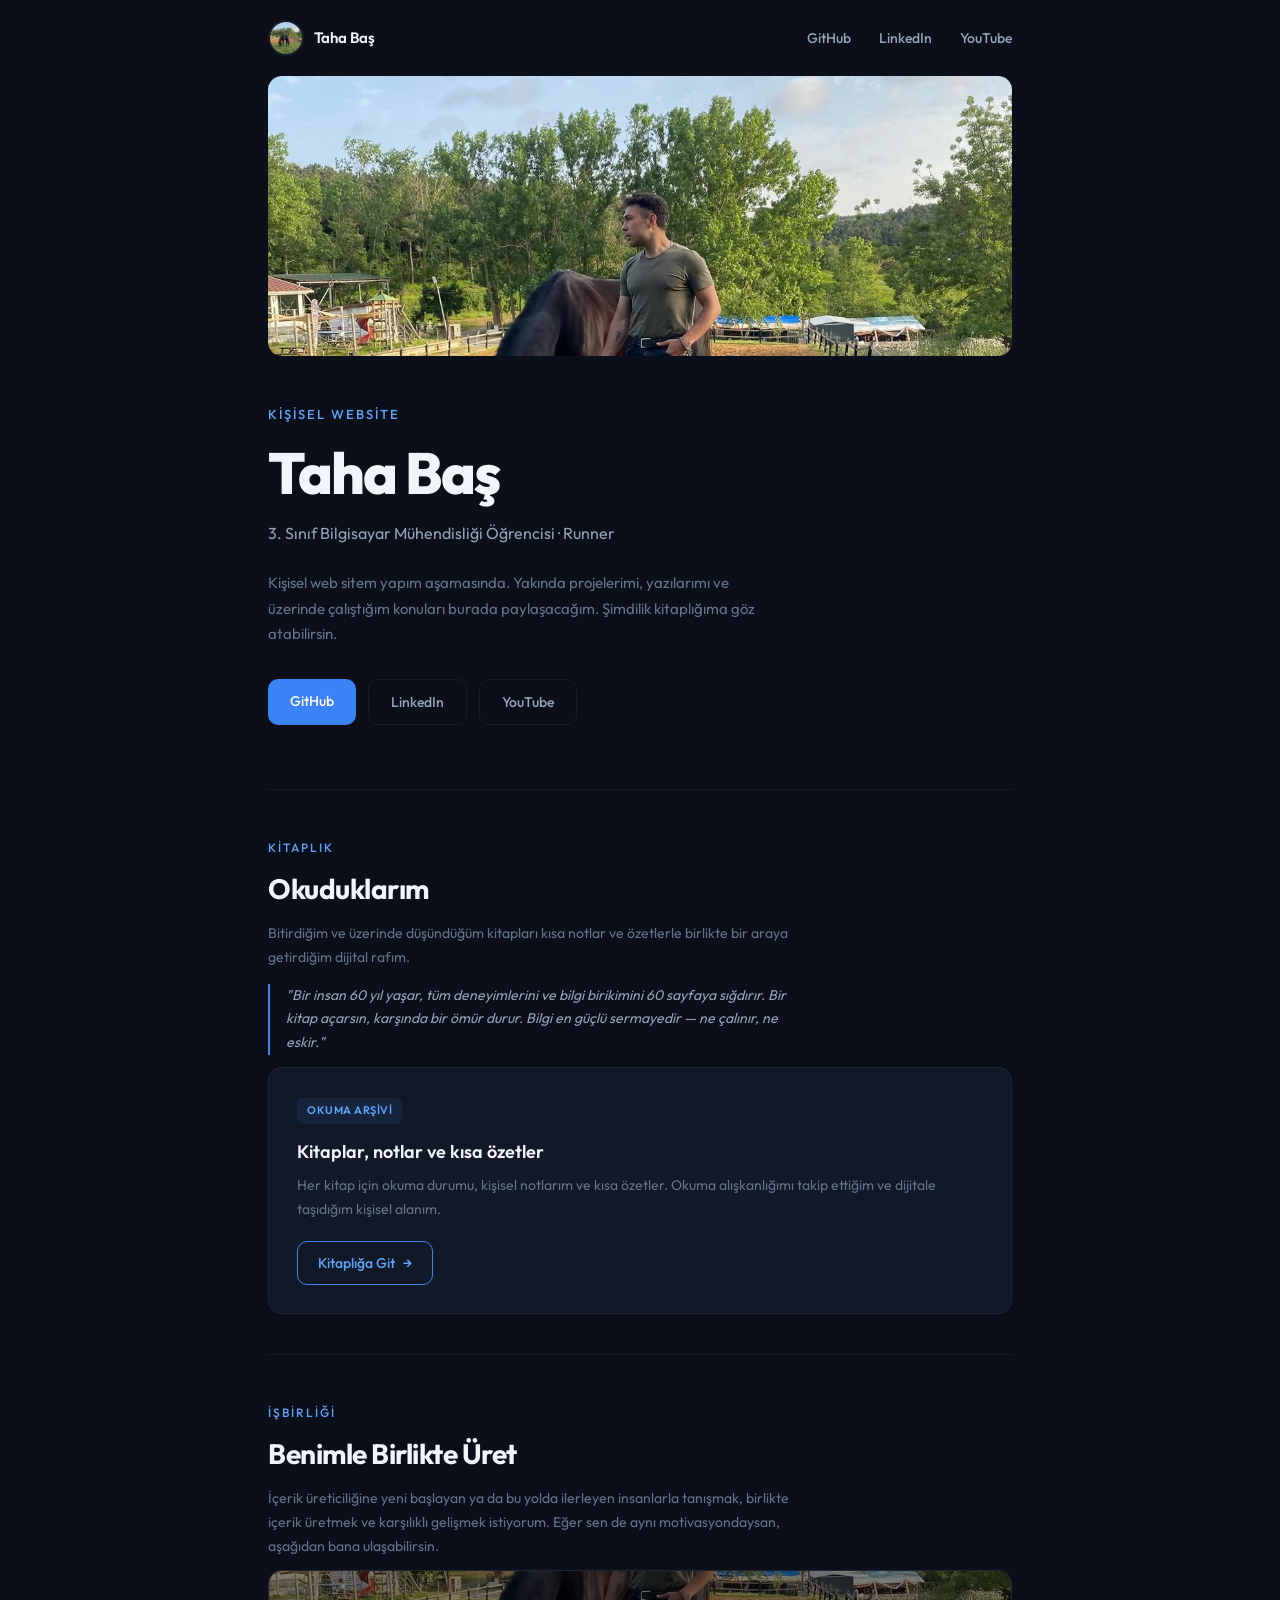
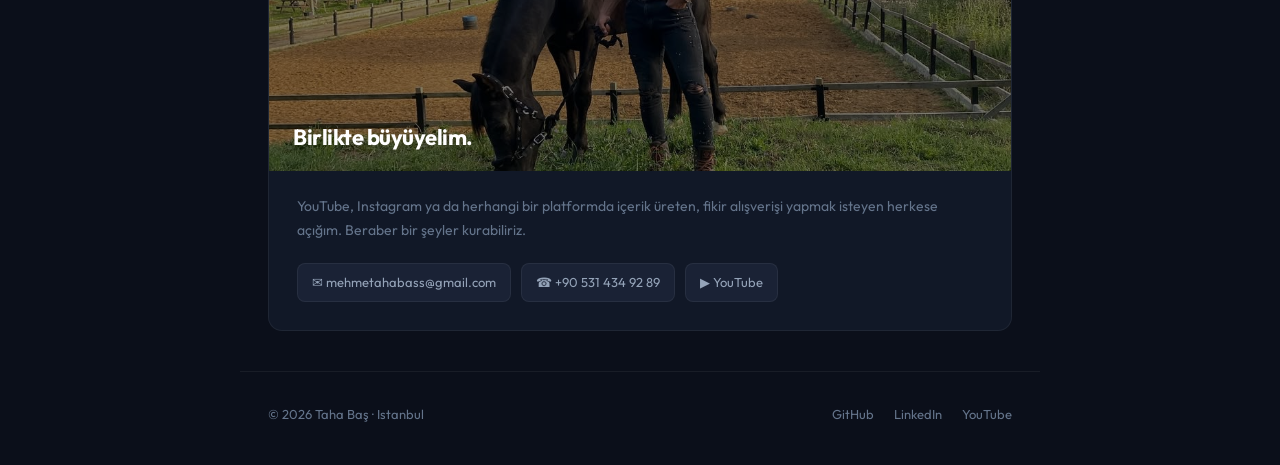
<file: index.html>
<!DOCTYPE html>
<html lang="tr">
<head>
  <meta charset="UTF-8" />
  <meta name="viewport" content="width=device-width, initial-scale=1.0" />
  <title>Taha Baş</title>
  <link rel="stylesheet" href="style.css" />
</head>
<body>
  <nav class="nav">
    <a class="nav-brand" href="index.html">
      <img class="nav-avatar" src="hero-bg.jpg" alt="Taha Baş" />
      <span class="nav-name">Taha Baş</span>
    </a>
    <ul class="nav-links">
      <li><a href="https://github.com/pearlofegea" target="_blank">GitHub</a></li>
      <li><a href="https://www.linkedin.com/" target="_blank">LinkedIn</a></li>
      <li><a href="https://www.youtube.com/@tahadashbash" target="_blank">YouTube</a></li>
    </ul>
  </nav>

  <div class="hero-banner">
    <img class="hero-banner-img" src="hero-bg.jpg" alt="Taha Baş" />
  </div>

  <main class="container">
    <section class="hero">
      <p class="eyebrow">Kişisel Website</p>
      <h1>Taha Baş</h1>
      <p class="subtitle">
        3. Sınıf Bilgisayar Mühendisliği Öğrencisi · Runner
      </p>

      <p class="description">
        Kişisel web sitem yapım aşamasında. Yakında projelerimi, yazılarımı ve
        üzerinde çalıştığım konuları burada paylaşacağım. Şimdilik kitaplığıma
        göz atabilirsin.
      </p>

      <div class="buttons">
        <a class="btn-primary" href="https://github.com/pearlofegea" target="_blank">GitHub</a>
        <a class="btn-secondary" href="https://www.linkedin.com/" target="_blank">LinkedIn</a>
        <a class="btn-secondary" href="https://www.youtube.com/@tahadashbash" target="_blank">YouTube</a>
      </div>
    </section>

    <hr class="section-divider" />

    <section class="shelf-preview">
      <div class="section-header">
        <p class="section-kicker">Kitaplık</p>
        <h2>Okuduklarım</h2>
        <p class="section-text">
          Bitirdiğim ve üzerinde düşündüğüm kitapları kısa notlar ve özetlerle
          birlikte bir araya getirdiğim dijital rafım.
        </p>
        <p class="section-quote">
          "Bir insan 60 yıl yaşar, tüm deneyimlerini ve bilgi birikimini 60 sayfaya
          sığdırır. Bir kitap açarsın, karşında bir ömür durur. Bilgi en güçlü
          sermayedir — ne çalınır, ne eskir."
        </p>
      </div>

      <div class="preview-card">
        <div class="preview-card-content">
          <span class="preview-badge">Okuma Arşivi</span>
          <h3>Kitaplar, notlar ve kısa özetler</h3>
          <p>
            Her kitap için okuma durumu, kişisel notlarım ve kısa özetler. Okuma
            alışkanlığımı takip ettiğim ve dijitale taşıdığım kişisel alanım.
          </p>
        </div>
        <a class="preview-button" href="kitapligim.html">Kitaplığa Git</a>
      </div>
    </section>

    <hr class="section-divider" />

    <section class="collab-section">
      <div class="section-header">
        <p class="section-kicker">İşbirliği</p>
        <h2>Benimle Birlikte Üret</h2>
        <p class="section-text">
          İçerik üreticiliğine yeni başlayan ya da bu yolda ilerleyen insanlarla
          tanışmak, birlikte içerik üretmek ve karşılıklı gelişmek istiyorum.
          Eğer sen de aynı motivasyondaysan, aşağıdan bana ulaşabilirsin.
        </p>
      </div>

      <div class="collab-card">
        <div class="collab-img-wrapper">
          <img class="collab-img" src="hero-bg.jpg" alt="Birlikte üret" />
          <span class="collab-img-text">Birlikte büyüyelim.</span>
        </div>
        <div class="collab-content">
          <p>
            YouTube, Instagram ya da herhangi bir platformda içerik üreten, fikir
            alışverişi yapmak isteyen herkese açığım. Beraber bir şeyler
            kurabiliriz.
          </p>
          <div class="collab-contacts">
            <a class="collab-contact" href="mailto:mehmetahabass@gmail.com">
              ✉ mehmetahabass@gmail.com
            </a>
            <a class="collab-contact" href="tel:+905314349289">
              ☎ +90 531 434 92 89
            </a>
            <a class="collab-contact" href="https://www.youtube.com/@tahadashbash" target="_blank">
              ▶ YouTube
            </a>
          </div>
        </div>
      </div>
    </section>
  </main>

  <footer>
    <div class="footer-inner">
      <div class="footer-left">
        <p>© 2026 Taha Baş · Istanbul</p>
      </div>
      <div class="footer-right">
        <a href="https://github.com/pearlofegea" target="_blank">GitHub</a>
        <a href="https://www.linkedin.com/" target="_blank">LinkedIn</a>
        <a href="https://www.youtube.com/@tahadashbash" target="_blank">YouTube</a>
      </div>
    </div>
  </footer>
</body>
</html>
</file>
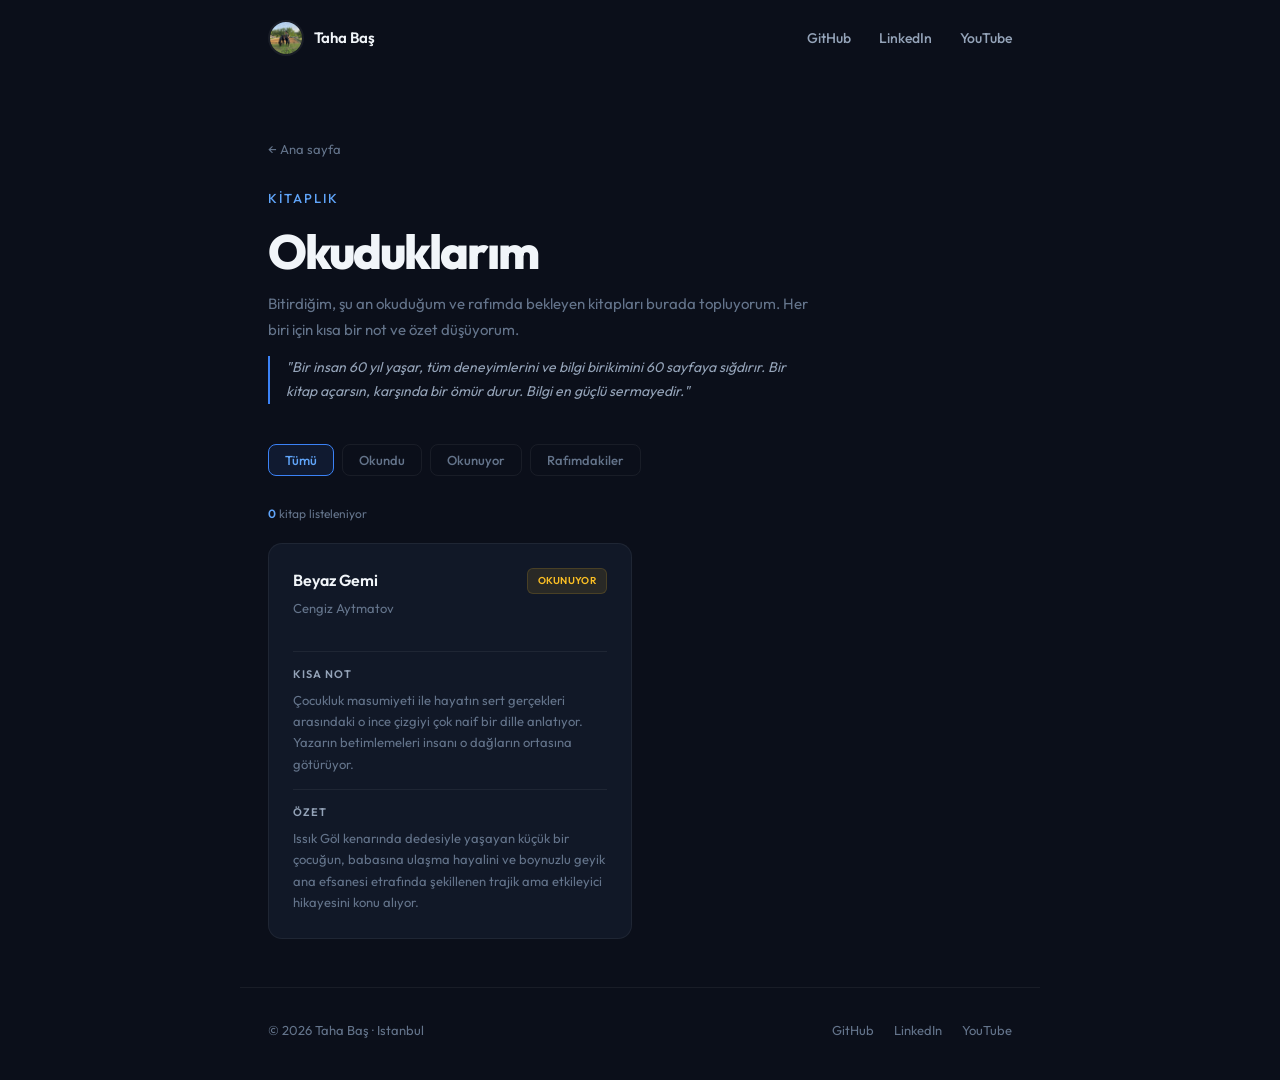
<file: kitapligim.html>
<!DOCTYPE html>
<html lang="tr">
<head>
  <meta charset="UTF-8" />
  <meta name="viewport" content="width=device-width, initial-scale=1.0" />
  <title>Kitaplığım | Taha Baş</title>
  <link rel="stylesheet" href="style.css" />
</head>
<body>
  <nav class="nav">
    <a class="nav-brand" href="index.html">
      <img class="nav-avatar" src="hero-bg.jpg" alt="Taha Baş" />
      <span class="nav-name">Taha Baş</span>
    </a>
    <ul class="nav-links">
      <li><a href="https://github.com/pearlofegea" target="_blank">GitHub</a></li>
      <li><a href="https://www.linkedin.com/" target="_blank">LinkedIn</a></li>
      <li><a href="https://www.youtube.com/@tahadashbash" target="_blank">YouTube</a></li>
    </ul>
  </nav>

  <main class="container">
    <section class="page-hero">
      <a class="back-link" href="index.html">← Ana sayfa</a>
      <p class="eyebrow">Kitaplık</p>
      <h1 class="page-title">Okuduklarım</h1>
      <p class="page-description">
        Bitirdiğim, şu an okuduğum ve rafımda bekleyen kitapları burada
        topluyorum. Her biri için kısa bir not ve özet düşüyorum.
      </p>
      <p class="section-quote">
        "Bir insan 60 yıl yaşar, tüm deneyimlerini ve bilgi birikimini 60 sayfaya
        sığdırır. Bir kitap açarsın, karşında bir ömür durur. Bilgi en güçlü
        sermayedir."
      </p>
    </section>

    <div class="filter-bar">
      <button class="filter-btn active">Tümü</button>
      <button class="filter-btn">Okundu</button>
      <button class="filter-btn">Okunuyor</button>
      <button class="filter-btn">Rafımdakiler</button>
    </div>

    <p class="book-count"><span>0</span> kitap listeleniyor</p>

    <section class="books-grid">
      <!--
        YENİ KİTAP EKLEMEK İÇİN AŞAĞIDAKİ ŞABLONU KOPYALA-YAPIŞTIR:

        <article class="book-card">
          <div class="book-top">
            <p class="book-title">Kitap Adı</p>
            <span class="status status-read">Okundu</span>
            ← Durum seçenekleri:
              status-read    → Okundu
              status-reading → Okunuyor
              status-queue   → Rafımdakiler
          </div>
          <p class="book-author">Yazar Adı</p>
          <div class="book-section">
            <h3>Kısa Not</h3>
            <p>Kitap hakkında kısa notun.</p>
          </div>
          <div class="book-section">
            <h3>Özet</h3>
            <p>Kitabın kısa özeti.</p>
          </div>
        </article>
      -->
      <article class="book-card">
        <div class="book-top">
          <p class="book-title">Beyaz Gemi</p>
          <span class="status status-reading">Okunuyor</span>
        </div>
        <p class="book-author">Cengiz Aytmatov</p>
        
        <div class="book-section">
          <h3>Kısa Not</h3>
          <p>Çocukluk masumiyeti ile hayatın sert gerçekleri arasındaki o ince çizgiyi çok naif bir dille anlatıyor. Yazarın betimlemeleri insanı o dağların ortasına götürüyor.</p>
        </div>
        
        <div class="book-section">
          <h3>Özet</h3>
          <p>Issık Göl kenarında dedesiyle yaşayan küçük bir çocuğun, babasına ulaşma hayalini ve boynuzlu geyik ana efsanesi etrafında şekillenen trajik ama etkileyici hikayesini konu alıyor.</p>
        </div>
      </article>
    </section>
  </main>

  <footer>
    <div class="footer-inner">
      <div class="footer-left">
        <p>© 2026 Taha Baş · Istanbul</p>
      </div>
      <div class="footer-right">
        <a href="https://github.com/pearlofegea" target="_blank">GitHub</a>
        <a href="https://www.linkedin.com/" target="_blank">LinkedIn</a>
        <a href="https://www.youtube.com/@tahadashbash" target="_blank">YouTube</a>
      </div>
    </div>
  </footer>
</body>
</html>
</file>
<file: style.css>
@import url('https://fonts.googleapis.com/css2?family=Outfit:wght@300;400;500;600;700;800&display=swap');

:root {
  --bg-primary: #0b0f1a;
  --bg-card: #111827;
  --bg-card-hover: #161d2e;
  --bg-subtle: #1a2235;
  --accent: #3b82f6;
  --accent-light: #60a5fa;
  --accent-dim: rgba(59, 130, 246, 0.1);
  --accent-glow: rgba(59, 130, 246, 0.06);
  --text-primary: #f1f5f9;
  --text-secondary: #94a3b8;
  --text-muted: #64748b;
  --border: rgba(255, 255, 255, 0.06);
  --border-hover: rgba(59, 130, 246, 0.25);
  --radius: 14px;
  --radius-sm: 10px;
}

* {
  box-sizing: border-box;
  margin: 0;
  padding: 0;
}

html {
  scroll-behavior: smooth;
}

body {
  font-family: 'Outfit', sans-serif;
  background: var(--bg-primary);
  color: var(--text-primary);
  min-height: 100vh;
  line-height: 1.6;
  -webkit-font-smoothing: antialiased;
}

.container {
  max-width: 800px;
  margin: 0 auto;
  padding: 0 28px;
}

/* ── NAV ── */
.nav {
  display: flex;
  align-items: center;
  justify-content: space-between;
  padding: 20px 28px;
  max-width: 800px;
  margin: 0 auto;
  position: relative;
  z-index: 10;
}

.nav-brand {
  display: flex;
  align-items: center;
  gap: 10px;
  text-decoration: none;
}

.nav-avatar {
  width: 36px;
  height: 36px;
  border-radius: 50%;
  object-fit: cover;
  border: 2px solid var(--border);
  transition: border-color 0.2s;
}

.nav-brand:hover .nav-avatar {
  border-color: var(--accent);
}

.nav-name {
  font-weight: 600;
  font-size: 15px;
  color: var(--text-primary);
}

.nav-links {
  display: flex;
  gap: 28px;
  list-style: none;
}

.nav-links a {
  text-decoration: none;
  color: var(--text-secondary);
  font-size: 14px;
  font-weight: 500;
  transition: color 0.2s;
}

.nav-links a:hover {
  color: var(--text-primary);
}

/* ── HERO BANNER ── */
.hero-banner {
  width: 100%;
  max-width: 800px;
  margin: 0 auto;
  padding: 0 28px;
}

.hero-banner-img {
  width: 100%;
  height: 280px;
  object-fit: cover;
  object-position: center 30%;
  border-radius: var(--radius);
  display: block;
}

/* ── HERO ── */
.hero {
  padding: 48px 0 64px;
  text-align: left;
}

.eyebrow {
  color: var(--accent-light);
  font-size: 13px;
  font-weight: 500;
  letter-spacing: 2px;
  text-transform: uppercase;
  margin-bottom: 16px;
}

h1 {
  font-size: clamp(40px, 7vw, 58px);
  font-weight: 800;
  letter-spacing: -2px;
  line-height: 1.1;
  margin-bottom: 16px;
  color: var(--text-primary);
}

.subtitle {
  font-size: 16px;
  color: var(--text-secondary);
  font-weight: 400;
  margin-bottom: 24px;
}

.description {
  font-size: 15px;
  line-height: 1.7;
  color: var(--text-muted);
  margin-bottom: 32px;
  max-width: 520px;
}

.buttons {
  display: flex;
  gap: 12px;
  flex-wrap: wrap;
}

.buttons a {
  text-decoration: none;
  font-family: 'Outfit', sans-serif;
  font-weight: 500;
  font-size: 14px;
  padding: 11px 22px;
  border-radius: var(--radius-sm);
  transition: all 0.25s ease;
}

.btn-primary {
  color: #fff;
  background: var(--accent);
}

.btn-primary:hover {
  transform: translateY(-2px);
  box-shadow: 0 6px 20px rgba(59, 130, 246, 0.25);
}

.btn-secondary {
  color: var(--text-secondary);
  background: transparent;
  border: 1px solid var(--border);
}

.btn-secondary:hover {
  color: var(--text-primary);
  border-color: var(--border-hover);
  background: var(--accent-glow);
}

/* ── DIVIDER ── */
.section-divider {
  border: none;
  border-top: 1px solid var(--border);
  margin: 0;
}

/* ── SECTION HEADER ── */
.section-header {
  margin-bottom: 12px;
  text-align: left;
}

.section-kicker {
  color: var(--accent-light);
  font-size: 12px;
  font-weight: 500;
  letter-spacing: 2px;
  text-transform: uppercase;
  margin-bottom: 10px;
}

.section-header h2 {
  font-size: 28px;
  font-weight: 700;
  letter-spacing: -0.5px;
  margin-bottom: 10px;
}

.section-text {
  font-size: 14px;
  color: var(--text-muted);
  line-height: 1.7;
  max-width: 540px;
}

.section-quote {
  font-size: 14px;
  color: var(--text-secondary);
  font-style: italic;
  line-height: 1.7;
  margin-top: 14px;
  padding-left: 16px;
  border-left: 2px solid var(--accent);
  max-width: 540px;
}

/* ── SHELF PREVIEW ── */
.shelf-preview {
  padding: 48px 0 40px;
}

.preview-card {
  background: var(--bg-card);
  border: 1px solid var(--border);
  border-radius: var(--radius);
  padding: 28px;
  text-align: left;
  transition: all 0.3s ease;
}

.preview-card:hover {
  border-color: var(--border-hover);
  background: var(--bg-card-hover);
}

.preview-badge {
  font-size: 11px;
  font-weight: 600;
  color: var(--accent-light);
  background: var(--accent-dim);
  padding: 4px 10px;
  border-radius: 6px;
  display: inline-block;
  margin-bottom: 14px;
  letter-spacing: 0.5px;
  text-transform: uppercase;
}

.preview-card-content h3 {
  font-size: 18px;
  font-weight: 600;
  margin-bottom: 8px;
}

.preview-card-content p {
  font-size: 14px;
  color: var(--text-muted);
  line-height: 1.65;
  margin-bottom: 20px;
}

.preview-button {
  display: inline-flex;
  align-items: center;
  gap: 8px;
  text-decoration: none;
  color: var(--accent-light);
  font-weight: 500;
  font-size: 14px;
  padding: 10px 20px;
  border-radius: var(--radius-sm);
  border: 1px solid var(--accent);
  transition: all 0.25s ease;
}

.preview-button:hover {
  background: var(--accent);
  color: #fff;
}

.preview-button::after {
  content: ' →';
}

/* ── COLLAB SECTION ── */
.collab-section {
  padding: 48px 0 40px;
}

.collab-card {
  background: var(--bg-card);
  border: 1px solid var(--border);
  border-radius: var(--radius);
  overflow: hidden;
  transition: all 0.3s ease;
}

.collab-card:hover {
  border-color: var(--border-hover);
}

.collab-img-wrapper {
  position: relative;
  overflow: hidden;
}

.collab-img {
  width: 100%;
  height: 200px;
  object-fit: cover;
  object-position: center 60%;
  display: block;
  filter: brightness(0.5);
}

.collab-img-text {
  position: absolute;
  bottom: 16px;
  left: 24px;
  font-size: 22px;
  font-weight: 700;
  color: #fff;
  letter-spacing: -0.5px;
}

.collab-content {
  padding: 24px 28px 28px;
}

.collab-content p {
  font-size: 14px;
  color: var(--text-muted);
  line-height: 1.7;
  margin-bottom: 20px;
}

.collab-contacts {
  display: flex;
  flex-wrap: wrap;
  gap: 10px;
}

.collab-contact {
  display: inline-flex;
  align-items: center;
  gap: 6px;
  font-size: 13px;
  color: var(--text-secondary);
  text-decoration: none;
  padding: 8px 14px;
  border-radius: 8px;
  background: var(--bg-subtle);
  border: 1px solid var(--border);
  transition: all 0.2s;
}

.collab-contact:hover {
  color: var(--accent-light);
  border-color: var(--border-hover);
}

/* ── FOOTER ── */
footer {
  padding: 32px 28px 40px;
  max-width: 800px;
  margin: 0 auto;
  border-top: 1px solid var(--border);
}

.footer-inner {
  display: flex;
  justify-content: space-between;
  align-items: center;
  flex-wrap: wrap;
  gap: 12px;
}

.footer-left p {
  font-size: 13px;
  color: var(--text-muted);
}

.footer-right {
  display: flex;
  gap: 20px;
}

.footer-right a {
  text-decoration: none;
  color: var(--text-muted);
  font-size: 13px;
  transition: color 0.2s;
}

.footer-right a:hover {
  color: var(--accent-light);
}

/* ── PAGE HERO (kitaplık) ── */
.page-hero {
  padding: 60px 0 40px;
  text-align: left;
}

.back-link {
  font-size: 13px;
  color: var(--text-muted);
  text-decoration: none;
  display: inline-block;
  margin-bottom: 28px;
  transition: color 0.2s;
}

.back-link:hover {
  color: var(--accent-light);
}

.page-title {
  font-size: clamp(34px, 6vw, 48px);
  font-weight: 800;
  letter-spacing: -2px;
  margin-bottom: 14px;
  color: var(--text-primary);
}

.page-description {
  font-size: 15px;
  color: var(--text-muted);
  line-height: 1.7;
  max-width: 560px;
}

/* ── FILTER BAR ── */
.filter-bar {
  display: flex;
  gap: 8px;
  padding: 0 0 28px;
  flex-wrap: wrap;
}

.filter-btn {
  font-family: 'Outfit', sans-serif;
  font-size: 13px;
  font-weight: 500;
  color: var(--text-muted);
  background: transparent;
  border: 1px solid var(--border);
  padding: 7px 16px;
  border-radius: 8px;
  cursor: pointer;
  transition: all 0.2s;
}

.filter-btn:hover,
.filter-btn.active {
  color: var(--accent-light);
  border-color: var(--accent);
  background: var(--accent-dim);
}

/* ── BOOK CARDS ── */
.books-grid {
  display: grid;
  grid-template-columns: 1fr 1fr;
  gap: 16px;
  padding-bottom: 48px;
}

.book-card {
  background: var(--bg-card);
  border: 1px solid var(--border);
  border-radius: var(--radius);
  padding: 24px;
  text-align: left;
  transition: all 0.3s ease;
  display: flex;
  flex-direction: column;
}

.book-card:hover {
  border-color: var(--border-hover);
  background: var(--bg-card-hover);
  transform: translateY(-2px);
}

.book-top {
  display: flex;
  justify-content: space-between;
  align-items: flex-start;
  gap: 12px;
  margin-bottom: 4px;
}

.book-title {
  font-size: 16px;
  font-weight: 600;
  flex: 1;
}

.book-author {
  font-size: 13px;
  color: var(--text-muted);
  margin-bottom: 18px;
}

.status {
  font-size: 10px;
  font-weight: 600;
  padding: 4px 10px;
  border-radius: 6px;
  white-space: nowrap;
  letter-spacing: 0.3px;
  text-transform: uppercase;
}

.status-read {
  color: #34d399;
  background: rgba(52, 211, 153, 0.1);
  border: 1px solid rgba(52, 211, 153, 0.15);
}

.status-reading {
  color: #fbbf24;
  background: rgba(251, 191, 36, 0.1);
  border: 1px solid rgba(251, 191, 36, 0.15);
}

.status-queue {
  color: #a78bfa;
  background: rgba(167, 139, 250, 0.1);
  border: 1px solid rgba(167, 139, 250, 0.15);
}

.book-section {
  margin-top: 14px;
  padding-top: 14px;
  border-top: 1px solid var(--border);
}

.book-section h3 {
  font-size: 11px;
  font-weight: 600;
  color: var(--text-secondary);
  text-transform: uppercase;
  letter-spacing: 1px;
  margin-bottom: 6px;
}

.book-section p {
  font-size: 13px;
  color: var(--text-muted);
  line-height: 1.65;
}

.book-count {
  font-size: 12px;
  color: var(--text-muted);
  margin-bottom: 20px;
}

.book-count span {
  color: var(--accent-light);
  font-weight: 600;
}

/* ── ANIMATIONS ── */
@keyframes fadeUp {
  from { opacity: 0; transform: translateY(16px); }
  to   { opacity: 1; transform: translateY(0); }
}

.hero, .page-hero { animation: fadeUp 0.5s ease both; }
.shelf-preview, .collab-section { animation: fadeUp 0.5s ease 0.1s both; }
.book-card { animation: fadeUp 0.4s ease both; }
.book-card:nth-child(1) { animation-delay: 0.05s; }
.book-card:nth-child(2) { animation-delay: 0.1s; }
.book-card:nth-child(3) { animation-delay: 0.15s; }
.book-card:nth-child(4) { animation-delay: 0.2s; }

/* ── RESPONSIVE ── */
@media (max-width: 640px) {
  .books-grid { grid-template-columns: 1fr; }
  .nav { padding: 16px 20px; }
  .nav-links { gap: 18px; }
  .container { padding: 0 20px; }
  .hero-banner { padding: 0 20px; }
  .hero-banner-img { height: 200px; }
  .hero { padding: 36px 0 48px; }
  .footer-inner { flex-direction: column; text-align: center; }
  .collab-contacts { flex-direction: column; }
}
</file>
